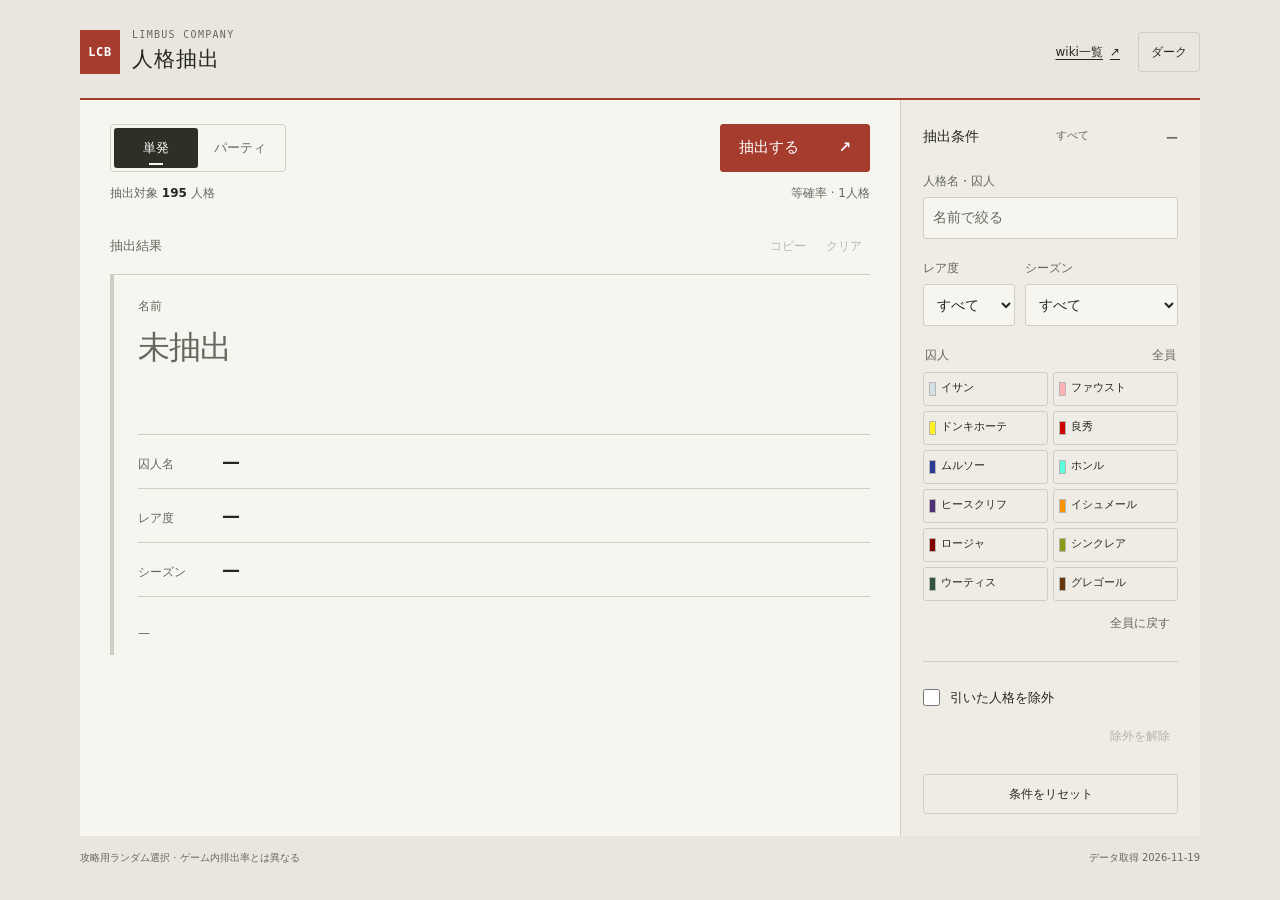
<file: index.html>
<!doctype html>
<html lang="ja">
<head>
  <meta charset="utf-8">
  <meta name="viewport" content="width=device-width, initial-scale=1">
  <meta name="theme-color" content="#151614">
  <meta name="description" content="Limbus Companyの人格を等確率で抽出。単発と囚人ごとのパーティ抽出に対応。">
  <title>人格抽出 — Limbus Company</title>
  <link rel="stylesheet" href="styles.css?v=20260905-r2">
  <script src="data/personas.js" defer></script>
  <script src="app.js?v=20260905-r2" defer></script>
</head>
<body>
  <div class="app-shell">
    <header class="app-header">
      <div class="brand">
        <span class="brand-mark" aria-hidden="true">LCB</span>
        <div><p class="brand-caption">LIMBUS COMPANY</p><h1>人格抽出</h1></div>
      </div>
      <nav class="header-actions" aria-label="関連リンクと表示">
        <a href="https://wikiwiki.jp/lcbwiki/%E4%BA%BA%E6%A0%BC" target="_blank" rel="noreferrer">wiki一覧 <span aria-hidden="true">↗</span></a>
        <button id="themeToggle" class="quiet-button" type="button" aria-pressed="false">ダーク</button>
      </nav>
    </header>

    <main class="workspace">
      <details id="filterPanel" class="filter-panel" open>
        <summary><span>抽出条件</span><span id="filterSummary" class="filter-summary">すべて</span></summary>
        <form id="filterForm">
          <div class="field">
            <label for="searchInput">人格名・囚人</label>
            <input id="searchInput" type="search" placeholder="名前で絞る" autocomplete="off">
          </div>
          <div class="field-pair">
            <div class="field">
              <label for="raritySelect">レア度</label>
              <select id="raritySelect"><option value="all">すべて</option><option value="3">星3</option><option value="2">星2</option><option value="1">星1</option></select>
            </div>
            <div class="field">
              <label for="seasonSelect">シーズン</label>
              <select id="seasonSelect"><option value="all">すべて</option></select>
            </div>
          </div>
          <fieldset>
            <legend>囚人 <span id="sinnerSummary">全員</span></legend>
            <div id="sinnerFilters" class="sinner-grid"></div>
            <button id="clearSinnersButton" class="text-button" type="button">全員に戻す</button>
          </fieldset>
          <div class="exclusion-control">
            <label class="checkbox-label" for="excludeDrawn">
              <input id="excludeDrawn" type="checkbox">
              <span>引いた人格を除外</span>
            </label>
            <button id="clearHistoryButton" class="text-button" type="button">除外を解除</button>
          </div>
          <button id="resetFiltersButton" class="quiet-button reset-filters" type="button">条件をリセット</button>
        </form>
      </details>

      <section class="draw-panel" aria-label="人格の抽出">
        <div class="draw-toolbar">
          <div class="mode-switch" role="group" aria-label="抽出モード">
            <button id="singleModeButton" class="mode-button" type="button" aria-pressed="true">単発</button>
            <button id="partyModeButton" class="mode-button" type="button" aria-pressed="false">パーティ</button>
          </div>
          <button id="drawButton" class="draw-button" type="button" aria-describedby="poolWarning">
            <span id="drawButtonLabel">抽出する</span><span aria-hidden="true">↗</span>
          </button>
        </div>
        <div class="pool-readout"><span>抽出対象 <strong id="poolCount">—</strong> 人格</span><span id="modeNote">等確率 · 1人格</span></div>
        <p id="poolWarning" class="notice" role="status" hidden></p>

        <div class="result-heading">
          <h2>抽出結果</h2>
          <div class="result-actions">
            <button id="copyButton" class="text-button" type="button" disabled>コピー</button>
            <button id="resetButton" class="text-button" type="button" disabled>クリア</button>
          </div>
        </div>
        <div id="resultStage" class="result-stage" aria-live="polite" aria-atomic="true"></div>
        <p id="actionNotice" class="notice" role="status" hidden></p>
        <p id="drawMessage" class="sr-only" role="status"></p>
      </section>
    </main>
    <footer class="app-footer"><span>攻略用ランダム選択 · ゲーム内排出率とは異なる</span><span id="dataDate"></span></footer>
    <noscript>抽出にはJavaScriptを有効にする必要がある。</noscript>
  </div>
</body>
</html>
</file>
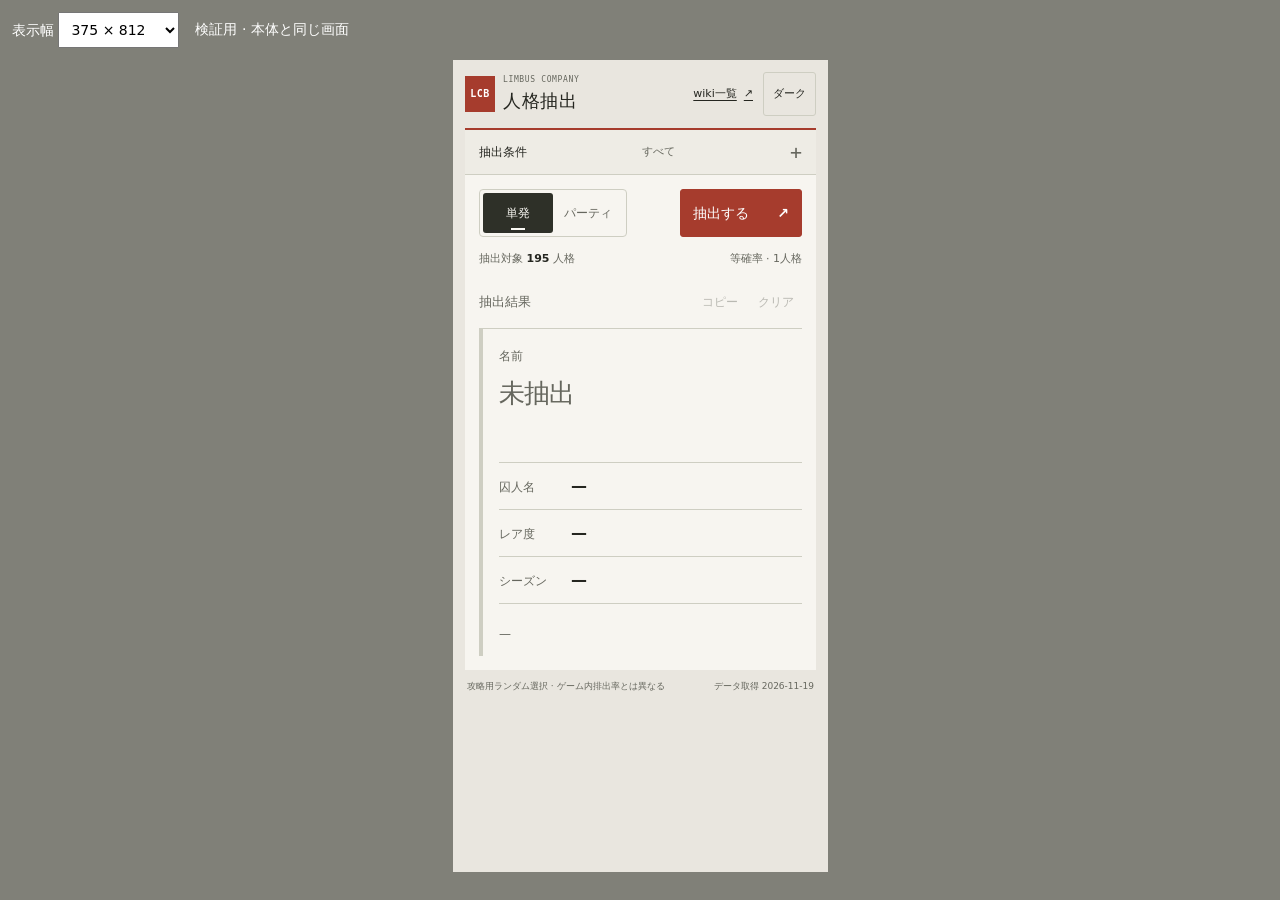
<file: tests/preview.html>
<!doctype html>
<html lang="ja"><meta charset="utf-8"><meta name="viewport" content="width=device-width,initial-scale=1">
<title>人格抽出 · レスポンシブ検証</title>
<style>
body{margin:0;background:#808078;font:14px system-ui;color:#fff}
header{padding:12px;display:flex;gap:16px;align-items:center}
select{font:inherit;padding:8px}iframe{display:block;border:0;background:#151614;margin:0 auto}
</style>
<header><label>表示幅 <select id="size"><option value="375">375 × 812</option><option value="320">320 × 568</option><option value="768">768 × 1024</option><option value="1440">1440 × 900</option></select></label><span>検証用 · 本体と同じ画面</span></header>
<iframe id="preview" title="人格抽出プレビュー" src="../index.html" width="375" height="812"></iframe>
<script>
const size = document.getElementById("size");
const frame = document.getElementById("preview");
size.addEventListener("change", () => {
frame.width = size.value;
frame.height = {"320":568,"375":812,"768":1024,"1440":900}[size.value];
});
</script>
</html>
</file>
<file: styles.css>
/* Layout grows with content; viewport height is never a clipping boundary. */
:root {
  color-scheme: light;
  --bg: #e9e6df;
  --surface: #f7f5f0;
  --panel: #eeece5;
  --ink: #252620;
  --muted: #66675e;
  --line: #cecec2;
  --accent: #a63c2d;
  --accent-ink: #ffffff;
  --selected: #2e3028;
  --selected-ink: #faf9f4;
  --notice: #923a20;
  --name-size: 2rem;
  font-family: "BIZ UDPGothic", "Noto Sans JP", "Yu Gothic", system-ui, sans-serif;
  font-synthesis: none;
}
html[data-theme="dark"] {
  color-scheme: dark;
  --bg: #151614;
  --surface: #20211d;
  --panel: #1a1b18;
  --ink: #efeee6;
  --muted: #b0b0a3;
  --line: #414239;
  --accent: #dc705a;
  --accent-ink: #171713;
  --selected: #ede8d6;
  --selected-ink: #23241f;
  --notice: #f4ad83;
}
* { box-sizing: border-box; }
body { margin: 0; color: var(--ink); background: var(--bg); line-height: 1.5; }
button, input, select { font: inherit; }
button, a, input, select, summary { -webkit-tap-highlight-color: transparent; }
button, summary { cursor: pointer; }
button { color: inherit; }
button:disabled { cursor: default; opacity: .42; }
a { color: inherit; text-underline-offset: .24em; }
a:hover { text-decoration-thickness: 2px; }
button:focus-visible, a:focus-visible, input:focus-visible, select:focus-visible, summary:focus-visible {
  outline: 3px solid var(--accent); outline-offset: 3px;
}
button { border-radius: 3px; }
[hidden] { display: none !important; }
.app-shell { width: min(1120px, calc(100% - 64px)); margin: 28px auto 16px; }
.app-header { display: flex; justify-content: space-between; align-items: center; gap: 16px; padding-bottom: 22px; }
.brand { display: flex; align-items: center; gap: 12px; }
.brand-mark { display: grid; place-items: center; width: 40px; height: 44px; background: var(--accent); color: var(--accent-ink); font: 700 12px/1 monospace; letter-spacing: .05em; }
.brand-caption { margin: 0 0 2px; color: var(--muted); font: 10px/1.4 ui-monospace, monospace; letter-spacing: .13em; }
h1 { margin: 0; font-size: 21px; font-weight: 700; letter-spacing: .04em; }
.header-actions { display: flex; align-items: center; gap: 18px; font-size: 12px; }
.header-actions a { display: inline-flex; align-items: center; min-height: 44px; gap: 7px; }
.quiet-button { min-height: 40px; padding: 7px 12px; border: 1px solid var(--line); background: transparent; font-size: 12px; }
.quiet-button:hover { background: var(--panel); }
.workspace { display: grid; grid-template-columns: minmax(0, 1fr) 300px; align-items: start; border-top: 2px solid var(--accent); background: var(--surface); }
.filter-panel { grid-column: 2; grid-row: 1; padding: 22px; background: var(--panel); border-left: 1px solid var(--line); }
.filter-panel summary { display: flex; align-items: center; gap: 12px; min-height: 30px; font-size: 14px; font-weight: 700; list-style: none; }
.filter-panel summary::-webkit-details-marker { display: none; }
.filter-panel summary::after { content: "+"; margin-left: auto; color: var(--muted); font: 20px/1 monospace; }
.filter-panel[open] summary::after { content: "−"; }
.filter-summary { margin-left: auto; color: var(--muted); font-size: 11px; font-weight: 400; }
.filter-panel form { display: grid; gap: 20px; margin-top: 20px; }
.field { display: grid; gap: 7px; min-width: 0; }
.field label, legend { color: var(--muted); font-size: 12px; }
.field input, .field select { width: 100%; min-width: 0; min-height: 42px; padding: 9px; color: var(--ink); background: var(--surface); border: 1px solid var(--line); border-radius: 3px; font-size: 14px; }
.field input::placeholder { color: var(--muted); }
.field-pair { display: grid; grid-template-columns: .75fr 1.25fr; gap: 10px; }
fieldset { margin: 0; padding: 0; border: 0; min-width: 0; }
legend { width: 100%; margin-bottom: 8px; }
legend span { float: right; }
.sinner-grid { display: grid; grid-template-columns: repeat(2, minmax(0, 1fr)); gap: 5px; }
.sinner-option { position: relative; display: flex; min-width: 0; }
.sinner-option input { position: absolute; opacity: 0; width: 1px; height: 1px; }
.sinner-option span { display: flex; align-items: center; gap: 6px; width: 100%; min-height: 34px; padding: 6px; border: 1px solid var(--line); border-radius: 3px; color: var(--ink); font-size: 11px; cursor: pointer; white-space: nowrap; }
.sinner-option span::before { content: ""; width: 5px; height: 12px; flex: 0 0 5px; background: var(--sinner-color); box-shadow: 0 0 0 1px #8888; }
.sinner-option input:checked + span { background: var(--selected); color: var(--selected-ink); border-color: var(--selected); font-weight: 700; }
.sinner-option input:focus-visible + span { outline: 3px solid var(--accent); outline-offset: 2px; }
.text-button { min-height: 36px; padding: 5px 8px; border: 0; background: transparent; color: var(--muted); font-size: 12px; }
.text-button:not(:disabled):hover { color: var(--ink); text-decoration: underline; text-underline-offset: .25em; }
fieldset > .text-button { display: block; margin: 4px 0 0 auto; }
.exclusion-control { border-top: 1px solid var(--line); padding-top: 16px; }
.checkbox-label { display: flex; align-items: center; gap: 10px; min-height: 40px; font-size: 13px; cursor: pointer; }
.checkbox-label input { width: 17px; height: 17px; margin: 0; accent-color: var(--accent); }
.exclusion-control .text-button { display: block; margin-left: auto; }
.reset-filters { width: 100%; }
.draw-panel { grid-column: 1; grid-row: 1; min-width: 0; padding: 24px 30px 28px; }
.draw-toolbar { display: flex; align-items: stretch; justify-content: space-between; gap: 20px; }
.mode-switch { display: flex; padding: 3px; border: 1px solid var(--line); border-radius: 4px; }
.mode-button { position: relative; min-width: 84px; min-height: 40px; padding: 7px 12px; border: 0; background: transparent; color: var(--muted); font-size: 13px; }
.mode-button[aria-pressed="true"] { color: var(--selected-ink); background: var(--selected); font-weight: 700; }
.mode-button[aria-pressed="true"]::after { content: ""; position: absolute; bottom: 3px; left: calc(50% - 7px); width: 14px; height: 2px; background: currentColor; }
.draw-button { display: flex; align-items: center; justify-content: space-between; gap: 18px; min-width: 150px; min-height: 48px; padding: 10px 18px; background: var(--accent); color: var(--accent-ink); border: 1px solid var(--accent); font-size: 15px; font-weight: 700; }
.draw-button:not(:disabled):hover { filter: brightness(1.09); }
.draw-button:not(:disabled):active { transform: translateY(1px); }
.pool-readout { display: flex; justify-content: space-between; gap: 12px; flex-wrap: wrap; margin: 12px 0 26px; color: var(--muted); font-size: 12px; }
.pool-readout strong { color: var(--ink); font-variant-numeric: tabular-nums; }
.result-heading { display: flex; justify-content: space-between; align-items: center; gap: 12px; padding-bottom: 10px; }
h2 { margin: 0; font-size: 13px; font-weight: 500; color: var(--muted); }
.result-actions { display: flex; gap: 4px; }
.result-stage { border-top: 1px solid var(--line); }
.single-result { position: relative; padding: 22px 0 0 24px; border-left: 4px solid var(--sinner-color, var(--line)); }
.result-details { margin: 0; }
.result-details > div { display: grid; grid-template-columns: 72px minmax(0, 1fr); align-items: baseline; gap: 12px; padding: 13px 0; border-bottom: 1px solid var(--line); }
.result-details dt { color: var(--muted); font-size: 12px; }
.result-details dd { min-width: 0; margin: 0; font-size: 18px; font-weight: 600; overflow-wrap: anywhere; }
.result-details .name-row { display: block; padding: 0 0 20px; }
.name-row dt { margin-bottom: 10px; }
.result-details .identity-name { --fitted-size: var(--name-size); min-height: calc(var(--name-size) * 2.8); font-size: var(--fitted-size); line-height: 1.4; font-weight: 700; letter-spacing: -.03em; }
.identity-name span { display: block; }
.sinner-value { display: flex; align-items: center; gap: 10px; }
.sinner-mark { display: inline-block; width: 8px; height: 18px; flex: 0 0 8px; background: var(--sinner-color, var(--line)); border: 1px solid #8888; }
.result-link { display: inline-flex; align-items: center; min-height: 44px; margin-top: 14px; color: var(--muted); font-size: 12px; }
.empty-value { color: var(--muted); }
.party-list { margin: 0; padding: 0; list-style: none; }
.party-list li { display: grid; grid-template-columns: 110px minmax(0, 1fr); align-items: baseline; gap: 12px; min-height: 40px; padding: 9px 0; border-bottom: 1px solid var(--line); }
.sinner-number { color: var(--muted); font: 11px/1.5 ui-monospace, monospace; font-variant-numeric: tabular-nums; }
.party-sinner { display: flex; align-items: center; gap: 7px; color: var(--muted); font-size: 12px; white-space: nowrap; }
.party-sinner .sinner-mark { width: 5px; flex-basis: 5px; height: 12px; }
.party-persona-name { min-width: 0; font-size: 14px; font-weight: 600; overflow-wrap: anywhere; text-decoration: none; }
a.party-persona-name:hover { text-decoration: underline; }
.notice { margin: 12px 0; padding: 10px 12px; border-left: 3px solid var(--accent); background: var(--panel); color: var(--notice); font-size: 13px; overflow-wrap: anywhere; }
.app-footer { display: flex; justify-content: space-between; flex-wrap: wrap; gap: 8px 20px; padding-top: 14px; color: var(--muted); font-size: 10px; }
.sr-only { position: absolute; width: 1px; height: 1px; padding: 0; margin: -1px; overflow: hidden; clip-path: inset(50%); white-space: nowrap; border: 0; }
@media (max-width: 960px) {
  .app-shell { width: calc(100% - 32px); margin-top: 16px; }
  .workspace { grid-template-columns: minmax(0, 1fr) 264px; }
  .filter-panel { padding: 18px; }
  .draw-panel { padding: 20px; }
  .draw-toolbar { gap: 10px; }
  .mode-button { min-width: 70px; padding-inline: 10px; }
  .draw-button { min-width: 120px; padding-inline: 12px; }
  .party-list li { grid-template-columns: 94px minmax(0, 1fr); gap: 8px; }
}
@media (max-width: 760px) {
  :root { --name-size: 1.65rem; }
  .app-shell { width: calc(100% - 24px); margin: 12px auto; }
  .app-header { padding-bottom: 12px; gap: 8px; }
  .brand { gap: 8px; }
  .brand-mark { width: 30px; height: 36px; font-size: 10px; }
  .brand-caption { font-size: 8px; letter-spacing: .08em; }
  h1 { font-size: 18px; }
  .header-actions { gap: 10px; font-size: 11px; }
  .header-actions .quiet-button { min-height: 44px; padding: 7px 9px; font-size: 11px; }
  .workspace { display: flex; flex-direction: column; }
  .filter-panel { width: 100%; padding: 0 14px; border: 0; border-bottom: 1px solid var(--line); }
  .filter-panel summary { min-height: 44px; font-size: 12px; }
  .filter-panel form { gap: 14px; margin: 0; padding: 8px 0 16px; }
  .field input, .field select { font-size: 16px; min-height: 44px; }
  .sinner-grid { grid-template-columns: repeat(3, minmax(0, 1fr)); }
  .sinner-option span { min-height: 44px; }
  .draw-panel { width: 100%; padding: 14px; }
  .draw-toolbar { position: sticky; top: 0; z-index: 2; padding-block: 6px; margin-top: -6px; background: var(--surface); }
  .mode-button { min-width: 70px; min-height: 40px; font-size: 12px; }
  .draw-button { min-width: 122px; gap: 10px; font-size: 14px; }
  .pool-readout { margin: 8px 0 12px; gap: 6px; font-size: 11px; }
  .result-heading { padding-bottom: 4px; }
  .text-button { min-height: 44px; }
  .single-result { padding: 18px 0 0 16px; }
  .result-details > div { padding: 11px 0; grid-template-columns: 60px minmax(0, 1fr); }
  .result-details dd { font-size: 16px; }
  .result-details .name-row { padding-bottom: 14px; }
  .result-link { margin-top: 8px; }
  .party-list li { grid-template-columns: 84px minmax(0, 1fr); gap: 7px; min-height: 32px; padding: 7px 0; }
  .sinner-number { font-size: 10px; }
  .party-sinner { font-size: 11px; gap: 5px; }
  .party-persona-name { font-size: 12px; line-height: 1.45; }
  .app-footer { padding: 10px 2px 0; font-size: 9px; }
}
@media (max-width: 350px) {
  .app-shell { width: calc(100% - 16px); }
  .draw-panel { padding: 12px; }
  .header-actions { gap: 6px; }
  .mode-button { min-width: 62px; padding-inline: 8px; }
  .draw-button { min-width: 110px; }
  .sinner-grid { grid-template-columns: repeat(2, minmax(0, 1fr)); }
  .party-list li { grid-template-columns: 79px minmax(0, 1fr); gap: 5px; }
}
@media (prefers-reduced-motion: reduce) {
  *, *::before, *::after { scroll-behavior: auto !important; animation: none !important; transition: none !important; }
}
</file>
